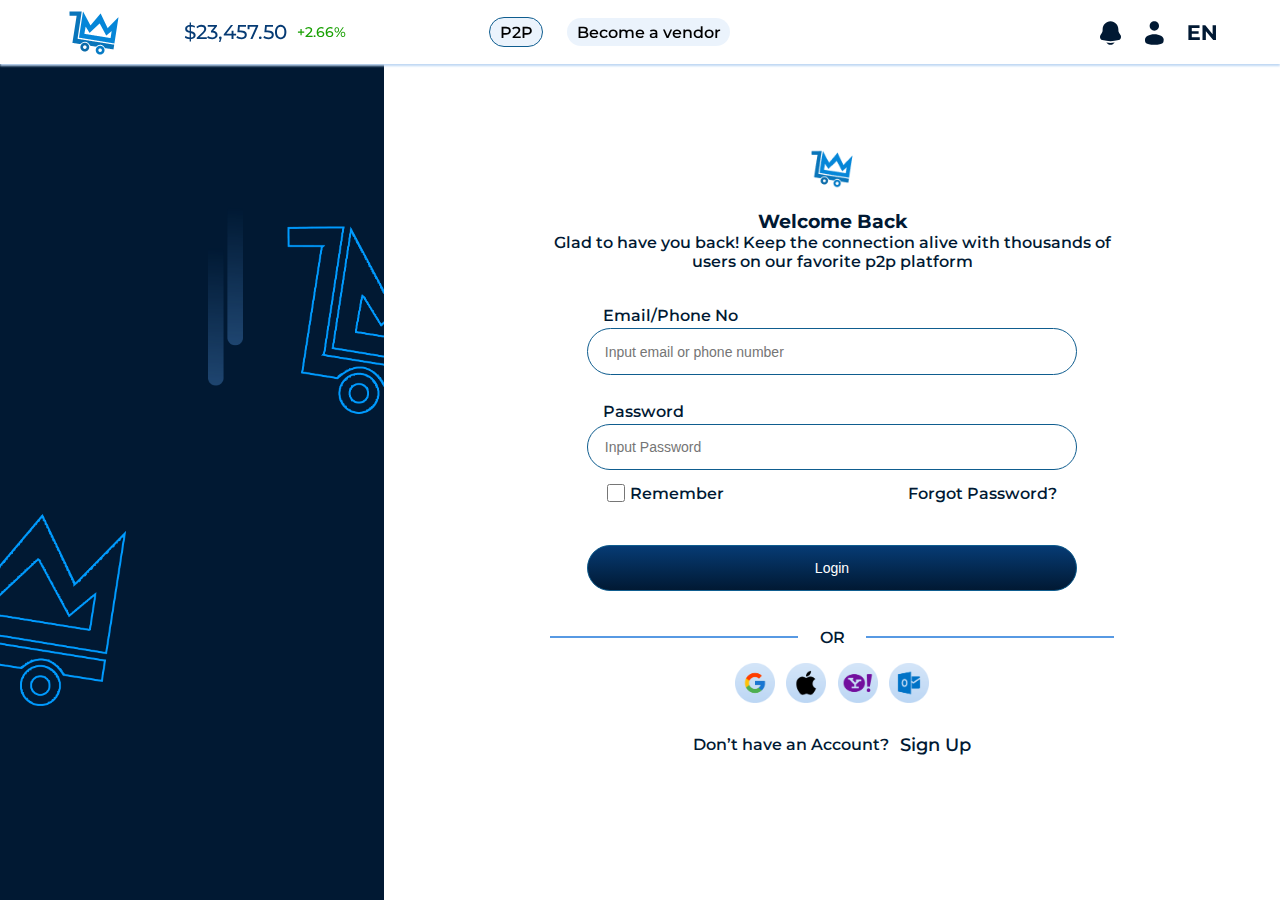
<file: login.html>
<!DOCTYPE html>
<html lang="en">
<head>
    <meta charset="UTF-8">
    <meta name="viewport" content="width=device-width, initial-scale=1.0">
    <link rel="shortcut icon" href="favicon.png" type="image/x-icon">
    <link rel="preconnect" href="https://fonts.googleapis.com">
    <link rel="preconnect" href="https://fonts.gstatic.com" crossorigin>
    <link href="https://fonts.googleapis.com/css2?family=Montserrat:ital,wght@0,100..900;1,100..900&display=swap" rel="stylesheet">
    <link rel="stylesheet" href="css/loginStyle.css">
	<link rel="stylesheet" href="css/navBar.css">
	<link href="https://unpkg.com/boxicons@2.1.4/css/boxicons.min.css" rel="stylesheet">

    <title>Login || colpher</title>
</head>
<body>
    <!-- header section -->
	
	
		
    <header class="header">
		<div class="navbarLeft">
			<a href="index.html" class="logo"><img src="img/logo.svg" alt="Logo" class="logo"></a>
			<span class="activePrice">$23,457.50</span> <span class="percentageChange">+2.66%</span>
		</div>
        

        <input type="checkbox" id="check">
        <label for="check" class="icons">
            <i class="bx bx-menu" id="menu-icon"></i>
            <i class="bx bx-x" id="close-icon"></i>
        </label>
        <nav class="navbar">
				<a href="#" style="--i:0;" class="p2p">P2P</a>
                <a href="#" style="--i:1;" class="bam">Become a vendor</a>
				<a href="#" style="--i:2;" class=""><img src="img/notify.svg" alt="Notification" class="logo"></a>
                <a href="#" style="--i:3;" class=""><img src="img/profile.svg" alt="Profile" class="logo"></a>
                <a href="#" style="--i:4;" class=""><img src="img/EN.svg" alt="EN" class="logo"></a> 
        </nav>

    </header>
	
	
	
   <!-- <section class="hdr">
        <div class="logoDiv">
            <a href="index.html"><img src="img/logo.svg" alt="homepage" class="logo"></a>
            <p class="AcctBal">$23,457.50 
                <span class="percentFig">+2.66<span class="percent">%</span></span>
            </p>
        </div>
    </section>-->
	
	

    <!-- body section holding the login -->
    <section class="bdy">
        <div class="sd01">
            <img src="img/cart.png" alt="" class="imgTop">
            <img src="img/cart.png" alt="" class="imgBttm">
        </div>

        <!-- login design -->
        <div class="sd02">
            <div class="contr">
                <img src="img/logo.png" alt="">
                <h3>Welcome Back</h3>
                <p class="so">Glad to have you back! Keep the connection alive with thousands of users on our favorite p2p platform</p>

                <!-- form -->
                 <form action="#" method="get">
                    <div class="input email">
                        <p>Email/Phone No</p>
                        <input type="text" name="" id="" placeholder="Input email or phone number">
                    </div>

                    <div class="input">
                        <p>Password</p>
                        <input type="password" name="" id="" placeholder="Input Password">
                    </div>
                    <div class="input extFeat">
                        <div class="ext01">
                            <input type="checkbox" name="" id=""> <span>Remember</span>
                        </div>
                        <div class="ext01">
                            <a href="">Forgot Password?</a>
                        </div>
                    </div>
                    <div class="input">
                        <input type="submit" value="Login" name="" id="">
                    </div>

                 </form>

                 <div class="extLogin">
                    <p></p> <span>OR</span> <p></p>
                </div>

                <div class="socialLog">
                    <div class="soc01">
                        <a href=""><img src="img/extralog/goog.png" alt=""></a>
                        <a href=""><img src="img/extralog/apple.png" alt=""></a>
                        <a href=""><img src="img/extralog/yahoo.png" alt=""></a>
                        <a href=""><img src="img/extralog/outlook.png" alt=""></a>						
                    </div>
					
                    <div class="soc01">
                        Don’t have an Account? <a href="">Sign Up</a>
                    </div>
                    
                </div>
            </div>
        </div>
    </section>
</body>
</html>
</file>
<file: css/loginStyle.css>
*{
    margin: 0;
    padding: 0;
    box-sizing: border-box;
}

@font-face {
    font-family: 'satoshi';
    src: url(../asset/fonts/satoshi.ttf);
  }

@font-face {
    font-family: 'satmed';
    src: url(../asset/fonts/Satoshi-Medium.ttf);
}

body{
    background-color: white;
    font-family: montserrat;
    font-weight: 550;
    color: #011933;
}

.hdr{
    width: 100%;
    display: flex;
    justify-content: space-between;
    align-items: center;
    padding: 0 4em;
    height: 4em;
    /* background-color: red; */
    box-shadow: 5px 5px 5px #bfd8f4;
}

.hdr .logoDiv{
    display: flex;
    align-items: center;
    gap: 4.5em;
    width: 30%;
    /* background-color: green; */
}

/* .hdr .logoDiv img{
    width: 50px;
    height: 50px;
} */

.hdr .logoDiv .AcctBal{
    font-size: 20px;
    font-weight: 500;
}

.hdr .logoDiv .percentFig{
    color: #19A003;
    font-size: 14px;
}

/* .hdr .menu .menuFeat img{
    width: 20px;
    cursor: pointer;
} */

/* body */
.bdy{
    width: 100%;
    display: flex;
}

.bdy .sd01{
    width: 30%;
    min-height: 100vh;
    background-color: #011933;
    position: relative;
    overflow: hidden;
}

.bdy .sd01 .imgTop{
    width: 310px;
    position: absolute;
    bottom: 29.4em;
    left: 13em;
    /* background-color: #19A003; */
}

.bdy .sd01 .imgBttm{
    width: 310px;
    position: absolute;
    top: 27em;
    right: 16em;
    /* background-color: #19A003; */
}

.bdy .sd02{
    width: 70%;
    min-height: 42em;
    display: flex;
    justify-content: center;
    align-items: center;
    /* flex-direction: column;
    align-items: center;
    justify-content: center; */
}

.bdy .sd02 .contr{
    width: 70%;
    /* background-color: antiquewhite; */
    padding: 2em;
    display: flex;
    flex-direction: column;
    align-items: center;
}

.bdy .sd02 .contr img{
    width: 50px;
    margin-bottom: 1em;
}

.bdy .sd02 .contr .so{
    text-align: center;
    margin-bottom: 2em;
}

.bdy .sd02 .contr form{
    display: flex;
    flex-direction: column;
    align-items: center;
    /* gap: .2em; */
}

.bdy .sd02 .contr form .email{
    margin-bottom: 1.5em;
}



.bdy .sd02 .contr form .input p{
    padding: .2em 1em;
}

.bdy .sd02 .contr form input{
    width: 35em;
    height: 3.3em;
    border-radius: 50px;
    border: 1px solid #0F5D8F;
    padding-left: 1.2em;
    /* font-weight: 550; */
    font-size: 14px;
}

.bdy .sd02 .contr form input[type=checkbox]{
    width: 1.3em;
    background-color: #011933;
}


.bdy .sd02 .contr form input[type=submit]{
    background-image: linear-gradient(#063b74, #011933);
    background-color: #011933;
    color: white;
    cursor: pointer;
    /* font-weight: 550; */
    padding: 0;
    font-size: 14px;
    margin-bottom: 2.6em;
}

.bdy .sd02 .contr form .extFeat{
    width: 92%;
    display: flex;
    justify-content: space-between;
    align-items: center;
    margin-bottom: 1.8em;
    /* background-color: yellow; */
}

.bdy .sd02 .contr form .extFeat .ext01{
    display: flex;
    align-items: center;
    gap: .3em;
    /* background-color: yellow; */
}

.bdy .sd02 .contr form .extFeat .ext01 a{
    text-decoration: none;
    color: #011933;
}

.bdy .sd02 .contr form .extFeat .ext01 a:hover{
    text-decoration: underline;
}

.bdy .sd02 .contr .extLogin{
    display: flex;
    align-items: center;
    justify-content: space-between;
    width: 100%;
    margin-bottom: 1em;
}

.bdy .sd02 .contr .extLogin p{
    width: 44%;
    height: .1em;
    background-color: #5799E3;
}

.bdy .sd02 .contr .socialLog{
    display: flex;
    flex-direction: column;
    gap: .5em;
    align-items: center;
}

.bdy .sd02 .contr .socialLog .soc01{
    display: flex;
    align-items: center;
    gap: .7em;
}

.bdy .sd02 .contr .socialLog .soc01 img{
    width: 40px;
}

.bdy .sd02 .contr .socialLog .soc01 a{
    text-decoration: none;
    /* font-weight: 670; */
    font-size: 18px;
    color: #011933;
}

.bdy .sd02 .contr .socialLog .soc01 a:hover{
    text-decoration: underline;
}
</file>
<file: css/navBar.css>
@charset "utf-8";
/* CSS Document */

.header {
    position: fixed;
    top: 0;
    left: 0;
    width: 100%;
    padding: 0rem 5%;
    display: flex;
    justify-content: space-between;
    align-items: center;
    z-index: 100;
	background: white;
	box-shadow: 0px 2px 2px #bfd8f4;
	height: 4em;
}

/*.header::before {
    content: '';
    position: absolute;
    top: 0;
    left: 0;
    width: 100%;
    height: 100%;
    background: rgba(0, 0, 0, .1);
    backdrop-filter: blur(50px);
    z-index: -1;
}

.header::after { 
    content: '';
    position: absolute;
    top: 0;
    left: -100%;
    width: 100%;
    height: 100%;
	background: linear-gradient(90deg, transparent, rgba(255, 255, 255, .4), transparent);
	transition: .5s;
}*/

.header:hover::after {
	left: 100%;
}


.header a {
    text-decoration: none;
}

.logo {
    font-size: 2rem;
    color: #fff;
    font-weight: 700;
	margin-top: 5px;
}

.navbar {
	display: flex;
	align-items: center;
	width: 60%;
	justify-content: flex-end;
}


.navbar a {
    position: relative;
    /*font-size: 1.15rem;*/
    color: black;
    font-weight: 550;
    margin-left: 1.5rem;
}

.navbarLeft {
	display: flex;
	align-items: center;
}


/* $25,844.50 */
.activePrice {
	font-family: 'Montserrat';
	font-style: normal;
	font-weight: 500;
	font-size: 20px;
	line-height: 24px;
	color: #063b74;
	margin-left: 60px;
}


/* +2.66% */
.percentageChange {
	font-family: 'Montserrat';
	font-style: normal;
	font-weight: 500;
	font-size: 14px;
	line-height: 17px;
	color: #19A003;
	margin-left: 10px;
}

/*.navbar a::before {
    content: '';
    position: absolute;
    top: 100%;
    left: 0;
    width: 0;
    height: 2px;
    background: #fff;
    transition: .3s;
}

.navbar a:hover::before {
    width: 100%;
}*/

.icons {
    position: absolute;
    right: 5%;
    font-size: 2.8rem;
    color: #063b74;
    cursor: pointer;
    display: none;
}

#check {
	display: none;
}

a{
    text-decoration: none;
    color: black;
}

.p2p{
    background-color: #5799E31F;
    padding: .3em .6em;
    border: 1px solid #0F5D8F;
    border-radius: 50px;
	left: -50%;
}

.p2p:hover{
    background-color: #19559a1f;
}

.bam{
    background-color: #5799E31F;
    padding: .3em .6em;
    /* border: 1px solid #0F5D8F; */
    border-radius: 50px;
	left: -50%;
}

.bam:hover{
    background-color: #19559a1f;
}
/* BREAKPOINTS */
@media (max-width: 992px) {
    .header {
        padding: .3rem 5%;
    }
	
    .icons {
        display: inline-flex;
    }
	
	#check:checked~.icons #menu-icon {
		display: none;
	}
	
	.icons #close-icon {
		display: none;
	}
	
	#check:checked~.icons #close-icon {
		display: block;
	}

    .navbar {
        position: absolute;
		display: block;
        top: 100%;
        left: 0;
        width: 100%;
        height: 0;
        background: rgba(0, 0, 0, .1);
        backdrop-filter: blur(30px);
		box-shadow: 0 0.5rem 1rem rgba(0, 0, 0, .1);
		overflow: hidden;
		transition: .3s ease;
		justify-content: center;
    }
	
	#check:checked~.navbar {
		height: 17.7rem;
	}

    .navbar a {
        display: block;
        font-size: 1.1rem;
        margin: 1.5rem 15%;
        text-align: center;
		transform: translateY(-50px);
		opacity: 0;
		transition: .3s ease;
    }
	
	#check:checked~.navbar a {
		transform: translateY(0);
		opacity: 1;
		transition-delay: calc(.15s * var(--i));
	}
	
	
	.bam {
		left: 0;
	}
	.p2p {
		left: 0;
	}
	
	.sd01{
		display: none;
	}
	
	.bdy .sd02{
		width: 100%;
		height: 100vh;
	}
	
	.bdy .sd02 .contr {
		width: 100%;
	}
	
	.bdy .sd02 .contr form input {
		width: 25em;
	}
	
	.bdy .sd02 .contr .socialLog .soc01 {
		font-size: 14px;
	}
	
	.bdy .sd02 .contr .socialLog .soc01 a {
		font-size: 14px;
	}
}
</file>
